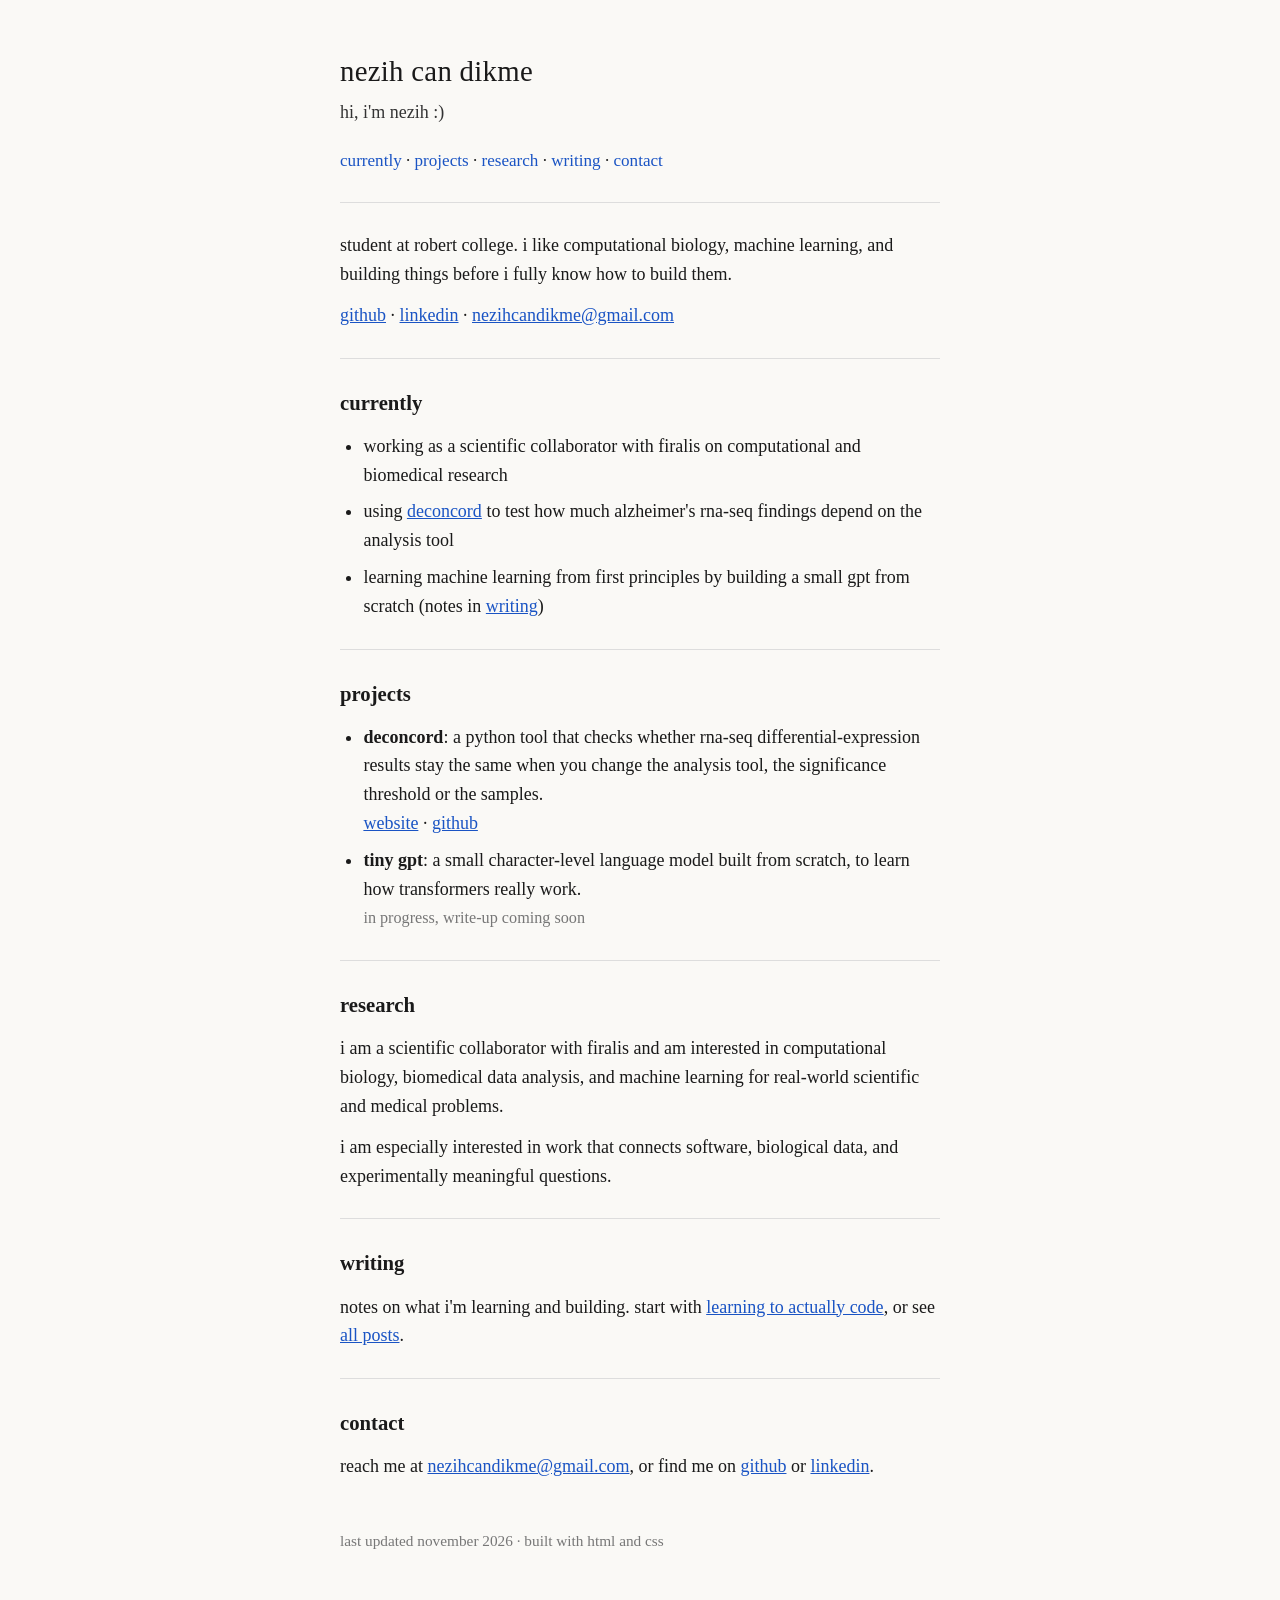
<file: index.html>
<!DOCTYPE html>
<html lang="en">
<head>
  <meta charset="UTF-8">
  <meta name="viewport" content="width=device-width, initial-scale=1.0">

  <title>nezih can dikme</title>
  <meta name="description" content="nezih can dikme: robert college student working on computational biology and machine learning.">
  <link rel="canonical" href="https://nezihcandikme.github.io/">
  <meta property="og:title" content="nezih can dikme">
  <meta property="og:description" content="robert college student working on computational biology and machine learning.">
  <meta property="og:url" content="https://nezihcandikme.github.io/">
  <meta property="og:type" content="website">
  <link rel="icon" href="data:image/svg+xml,<svg xmlns='http://www.w3.org/2000/svg' viewBox='0 0 100 100'><text y='.9em' font-size='90'>🧬</text></svg>">

  <link rel="stylesheet" href="style.css">
</head>

<body>
  <div class="wrap">

    <header>
      <h1>nezih can dikme</h1>
      <p class="tagline">hi, i'm nezih :)</p>
    </header>

    <nav class="nav">
      <a href="#currently">currently</a> ·
      <a href="#projects">projects</a> ·
      <a href="#research">research</a> ·
      <a href="blog/">writing</a> ·
      <a href="#contact">contact</a>
    </nav>

    <hr>

    <section id="intro">
      <p>
        student at robert college. i like computational biology, machine learning,
        and building things before i fully know how to build them.
      </p>

      <p class="links">
        <a href="https://github.com/nezihcandikme" target="_blank" rel="noopener">github</a> ·
        <a href="https://www.linkedin.com/in/nezih-can-dikme-86ab0539b/" target="_blank" rel="noopener">linkedin</a> ·
        <a href="mailto:nezihcandikme@gmail.com">nezihcandikme@gmail.com</a>
      </p>
    </section>

    <hr>

    <section id="currently">
      <h2>currently</h2>

      <ul>
        <li>working as a scientific collaborator with firalis on computational and biomedical research</li>
        <li>using <a href="https://github.com/nezihcandikme/DeConcord" target="_blank" rel="noopener">deconcord</a> to test how much alzheimer's rna-seq findings depend on the analysis tool</li>
        <li>learning machine learning from first principles by building a small gpt from scratch (notes in <a href="blog/">writing</a>)</li>
      </ul>
    </section>

    <hr>

    <section id="projects">
      <h2>projects</h2>

      <ul>
        <li>
          <strong>deconcord</strong>: a python tool that checks whether rna-seq differential-expression
          results stay the same when you change the analysis tool, the significance threshold or the samples.<br>
          <a href="https://nezihcandikme.github.io/DeConcord/" target="_blank" rel="noopener">website</a> ·
          <a href="https://github.com/nezihcandikme/DeConcord" target="_blank" rel="noopener">github</a>
        </li>
        <li>
          <strong>tiny gpt</strong>: a small character-level language model built from scratch, to learn
          how transformers really work.<br>
          <span class="note">in progress, write-up coming soon</span>
        </li>
      </ul>
    </section>

    <hr>

    <section id="research">
      <h2>research</h2>

      <p>
        i am a scientific collaborator with firalis and am interested in computational biology,
        biomedical data analysis, and machine learning for real-world scientific
        and medical problems.
      </p>

      <p>
        i am especially interested in work that connects software, biological data, and
        experimentally meaningful questions.
      </p>
    </section>

    <hr>

    <section id="writing">
      <h2>writing</h2>

      <p>
        notes on what i'm learning and building. start with
        <a href="blog/learning-to-actually-code.html">learning to actually code</a>,
        or see <a href="blog/">all posts</a>.
      </p>
    </section>

    <hr>

    <section id="contact">
      <h2>contact</h2>

      <p>
        reach me at
        <a href="mailto:nezihcandikme@gmail.com">nezihcandikme@gmail.com</a>,
        or find me on
        <a href="https://github.com/nezihcandikme" target="_blank" rel="noopener">github</a>
        or
        <a href="https://www.linkedin.com/in/nezih-can-dikme-86ab0539b/" target="_blank" rel="noopener">linkedin</a>.
      </p>
    </section>

    <footer>
      <p>last updated november 2026 · built with html and css</p>
    </footer>

  </div>
</body>
</html>
</file>
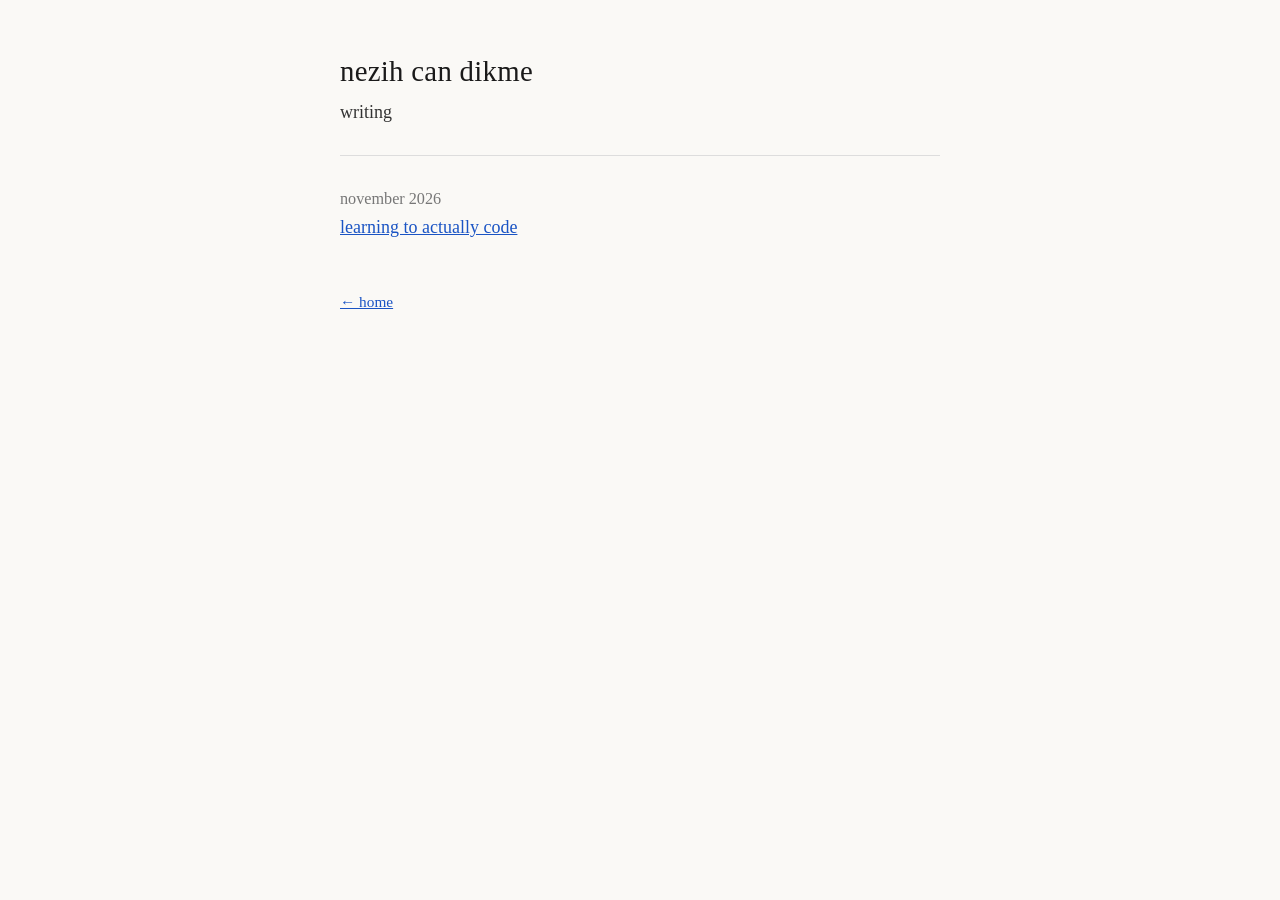
<file: blog/index.html>
<!DOCTYPE html>
<html lang="en">
<head>
  <meta charset="UTF-8">
  <meta name="viewport" content="width=device-width, initial-scale=1.0">
  <title>writing · nezih can dikme</title>
  <meta name="description" content="notes by nezih can dikme on learning machine learning, computational biology and building things.">
  <link rel="stylesheet" href="../style.css">
  <link rel="icon" href="data:image/svg+xml,<svg xmlns='http://www.w3.org/2000/svg' viewBox='0 0 100 100'><text y='.9em' font-size='90'>🧬</text></svg>">
</head>
<body>
  <div class="wrap">
    <header>
      <h1><a href="../" style="color: inherit; text-decoration: none;">nezih can dikme</a></h1>
      <p class="tagline">writing</p>
    </header>

    <hr>

    <!-- to add a post: copy learning-to-actually-code.html, rename it,
         change the text, then add one <li> line at the TOP of this list -->
    <ul class="posts">
      <li>
        <span class="meta">november 2026</span><br>
        <a href="learning-to-actually-code.html">learning to actually code</a>
      </li>
    </ul>

    <footer>
      <p><a href="../">← home</a></p>
    </footer>
  </div>
</body>
</html>
</file>
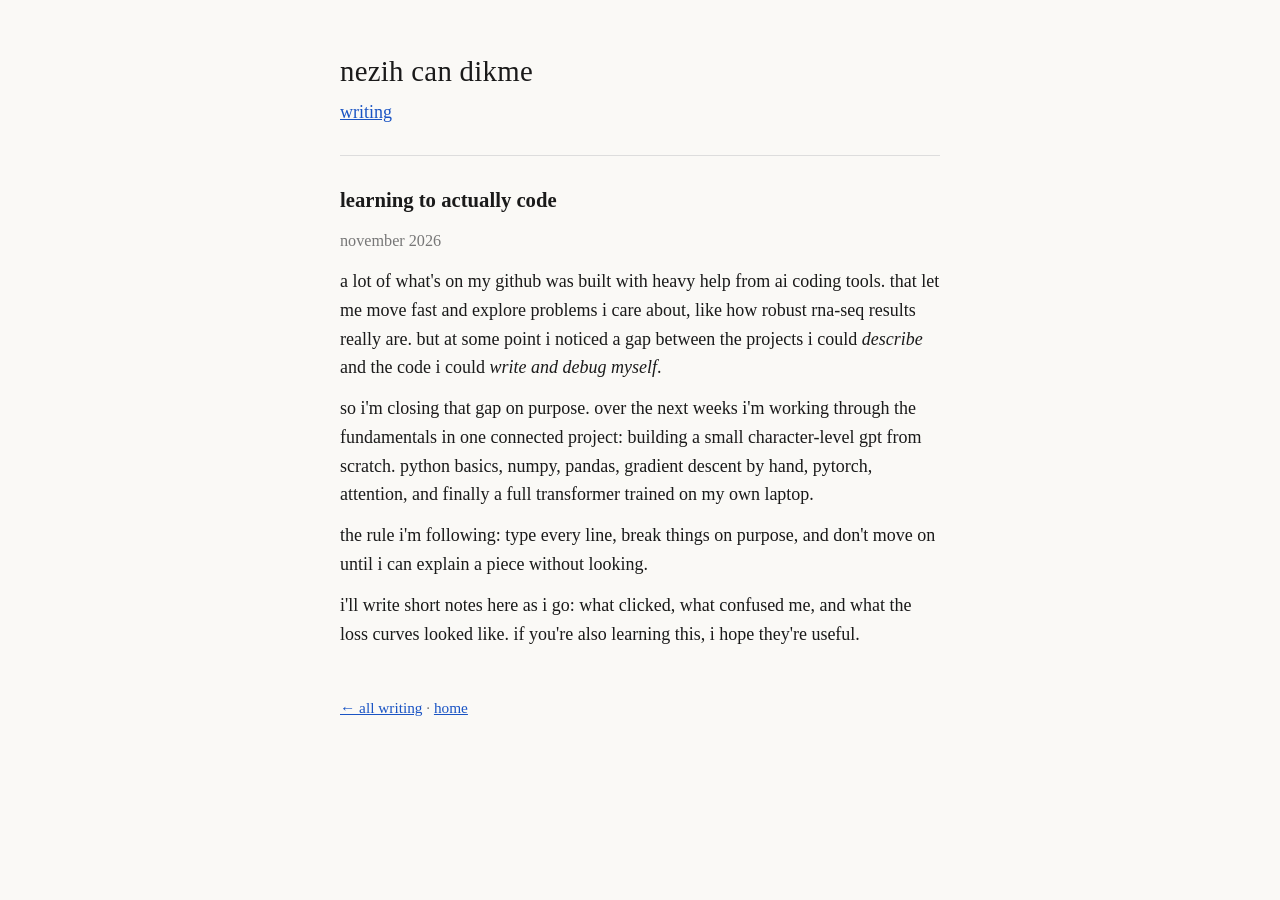
<file: blog/learning-to-actually-code.html>
<!DOCTYPE html>
<html lang="en">
<head>
  <meta charset="UTF-8">
  <meta name="viewport" content="width=device-width, initial-scale=1.0">
  <title>learning to actually code · nezih can dikme</title>
  <meta name="description" content="why i'm going back to the fundamentals of programming and machine learning by building a small gpt from scratch.">
  <link rel="stylesheet" href="../style.css">
  <link rel="icon" href="data:image/svg+xml,<svg xmlns='http://www.w3.org/2000/svg' viewBox='0 0 100 100'><text y='.9em' font-size='90'>🧬</text></svg>">
</head>
<body>
  <div class="wrap">
    <header>
      <h1><a href="../" style="color: inherit; text-decoration: none;">nezih can dikme</a></h1>
      <p class="tagline"><a href="./">writing</a></p>
    </header>

    <hr>

    <article>
      <h2>learning to actually code</h2>
      <p class="meta">november 2026</p>

      <p>
        a lot of what's on my github was built with heavy help from ai coding tools.
        that let me move fast and explore problems i care about, like how robust
        rna-seq results really are. but at some point
        i noticed a gap between the projects i could <em>describe</em> and the code i could
        <em>write and debug myself</em>.
      </p>

      <p>
        so i'm closing that gap on purpose. over the next weeks i'm working through
        the fundamentals in one connected project: building a small character-level
        gpt from scratch. python basics, numpy, pandas, gradient descent by hand,
        pytorch, attention, and finally a full transformer trained on my own laptop.
      </p>

      <p>
        the rule i'm following: type every line, break things on purpose, and don't
        move on until i can explain a piece without looking.
      </p>

      <p>
        i'll write short notes here as i go: what clicked, what confused me, and what
        the loss curves looked like. if you're also learning this, i hope they're useful.
      </p>
    </article>

    <footer>
      <p><a href="./">← all writing</a> · <a href="../">home</a></p>
    </footer>
  </div>
</body>
</html>
</file>
<file: style.css>
/*
  style.css for nezih's personal site.

  this file is intentionally simple. if you want to change something,
  search for the relevant comment below and edit the values directly.
  everything here is plain CSS, no build step, no preprocessor.
*/

/* ---- basic page setup ---- */

* {
  box-sizing: border-box;
}

body {
  margin: 0;
  padding: 0;
  background-color: #faf9f6; /* slightly off-white, easier on the eyes than pure white */
  color: #1a1a1a;
  font-family: Georgia, "Iowan Old Style", "Palatino Linotype", "Book Antiqua", serif;
  font-size: 18px;
  line-height: 1.6;
  -webkit-text-size-adjust: 100%;
}

/* ---- the content column ----
   this is the single most important rule on the page: it keeps text
   from stretching edge-to-edge on wide screens, and adds breathing
   room on narrow ones. */

.wrap {
  max-width: 640px;
  margin: 0 auto;
  padding: 48px 20px 80px 20px;
}

/* ---- header / intro ---- */

header h1 {
  font-size: 1.6em;
  font-weight: normal;
  margin: 0 0 4px 0;
  letter-spacing: 0.01em;
}

.tagline {
  margin: 0 0 8px 0;
  color: #333;
}

/* ---- nav ----
   a single line of links, no menu, no icons */

.nav {
  margin: 20px 0;
  font-size: 0.95em;
}

.nav a {
  text-decoration: none;
}

.nav a:hover {
  text-decoration: underline;
}

/* ---- horizontal rules between sections ---- */

hr {
  border: none;
  border-top: 1px solid #ddd;
  margin: 28px 0;
}

/* ---- section headings ---- */

h2 {
  font-size: 1.15em;
  font-weight: bold;
  margin: 0 0 12px 0;
}

/* ---- links ----
   plain, classic, underlined blue links. no button styling anywhere. */

a {
  color: #1a54c4;
}

a:visited {
  color: #55308d;
}

.links a {
  font-weight: normal;
}

/* ---- lists ----
   default browser list styling is fine, just tuned for spacing */

ul, ol {
  padding-left: 1.3em;
  margin: 0;
}

li {
  margin-bottom: 8px;
}

li:last-child {
  margin-bottom: 0;
}

/* ---- paragraphs ---- */

p {
  margin: 0 0 12px 0;
}

p:last-child {
  margin-bottom: 0;
}

/* ---- footer ---- */

footer {
  margin-top: 48px;
  font-size: 0.85em;
  color: #777;
}

/* ---- small screens ----
   the .wrap padding already handles most of this, but tighten things
   up a bit further on very narrow phones. */

@media (max-width: 480px) {
  body {
    font-size: 17px;
  }

  .wrap {
    padding: 32px 16px 60px 16px;
  }
}

/* ---- small grey notes and post dates ---- */

.note,
.meta {
  color: #777;
  font-size: 0.9em;
}

/* ---- blog post list ---- */

.posts li {
  list-style: none;
}

.posts {
  padding-left: 0;
}

/* ---- code inside blog posts ---- */

code {
  font-family: Menlo, Consolas, monospace;
  font-size: 0.85em;
  background: #f0eee9;
  padding: 1px 4px;
}
</file>
